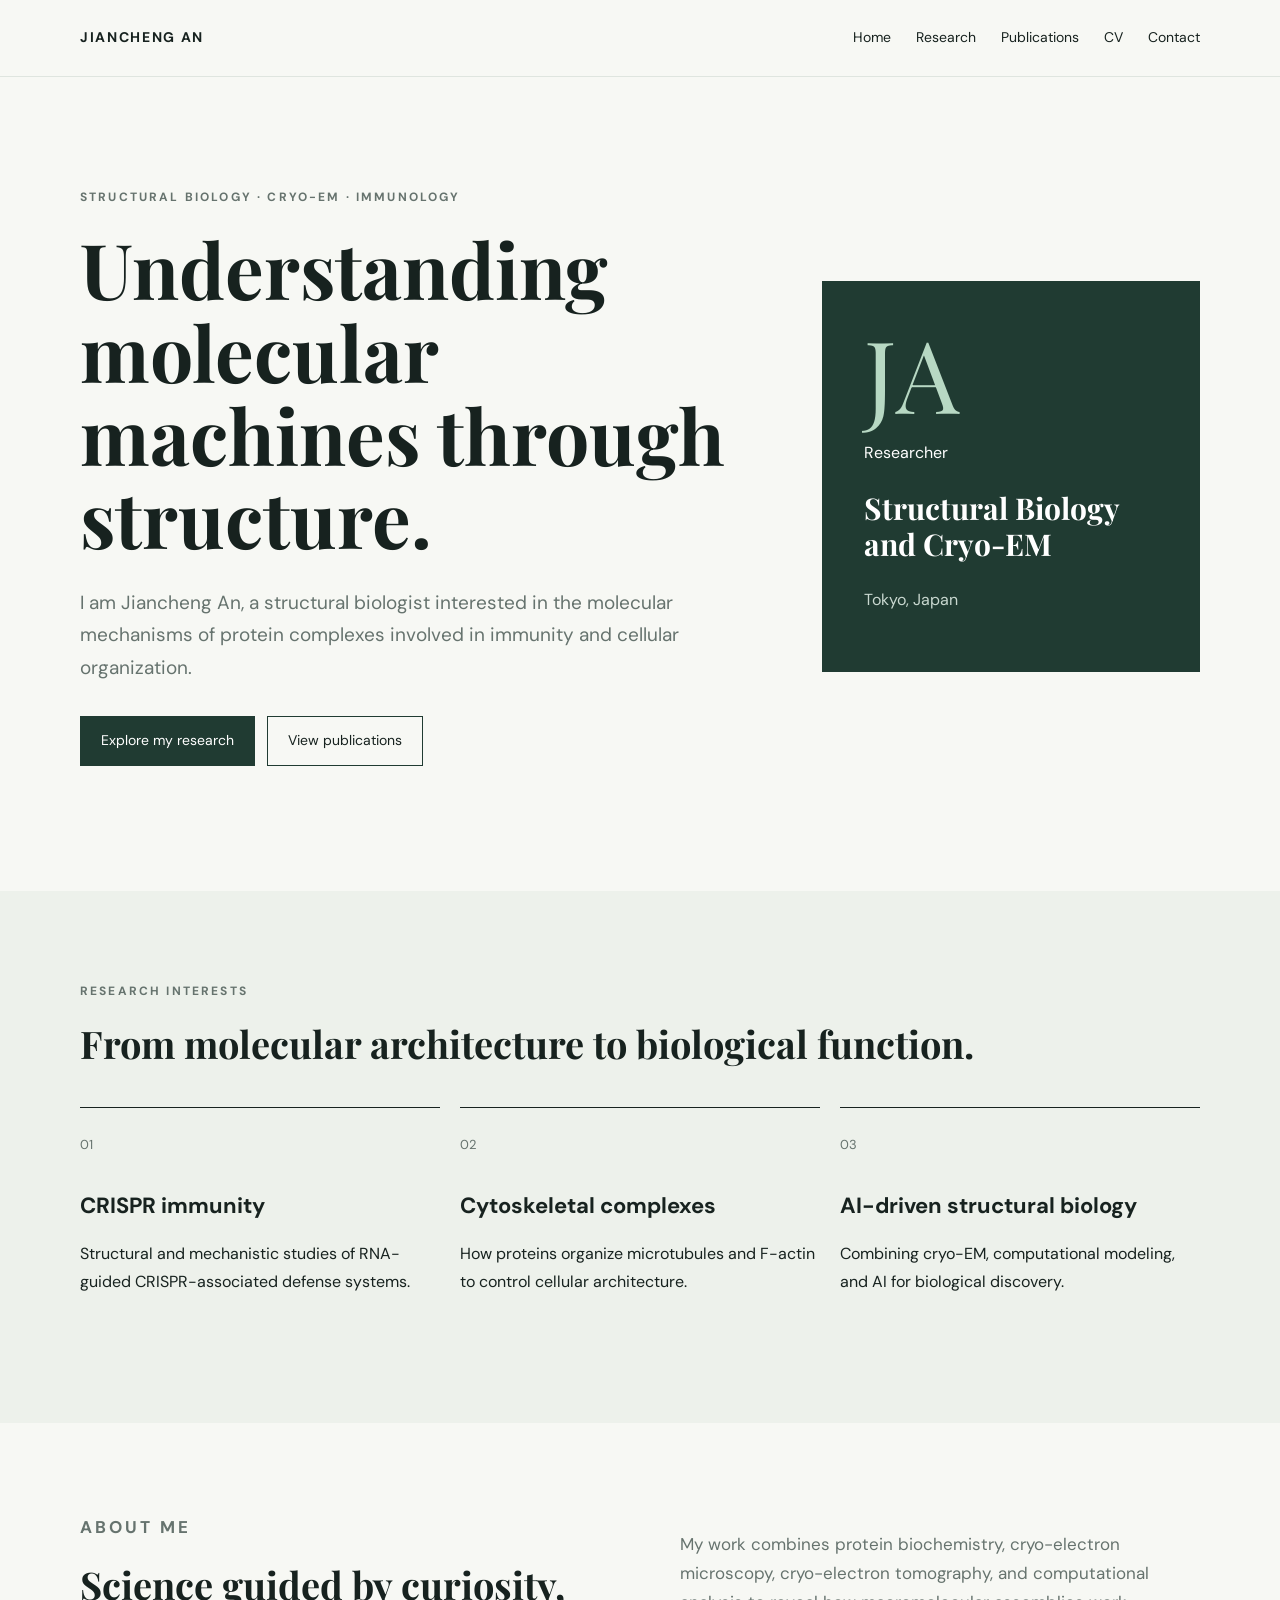
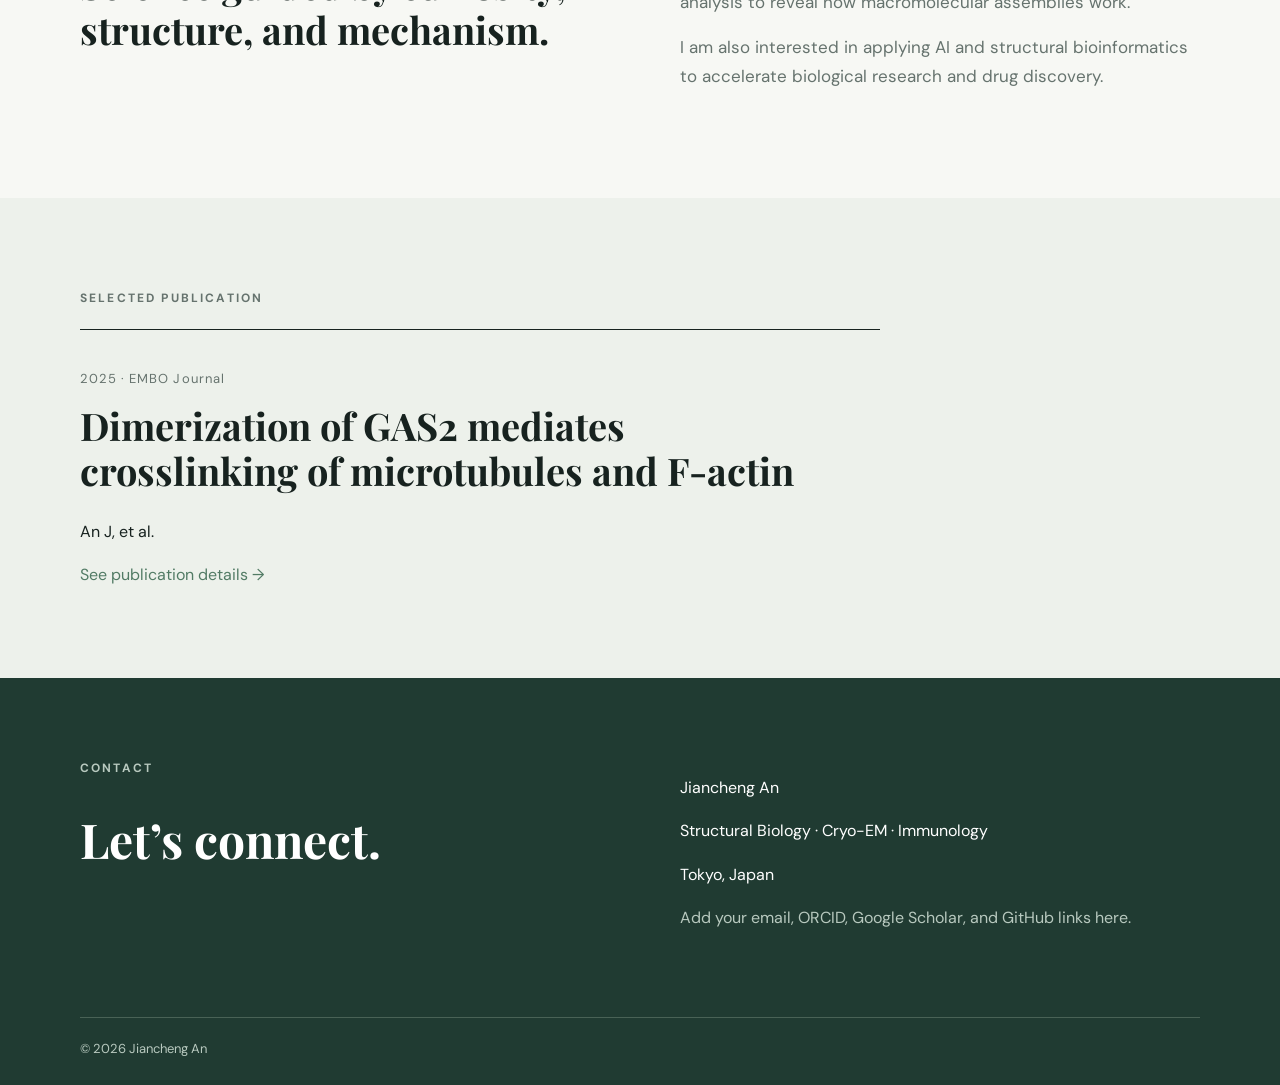
<file: index.html>
<!DOCTYPE html>
<html lang="en">
<head>
  <meta charset="UTF-8">
  <meta name="viewport" content="width=device-width, initial-scale=1.0">
  <title>Jiancheng An | Immunology Biologist</title>
  <link rel="stylesheet" href="css/style.css">
</head>
<body>
<header class="site-header">
  <nav class="nav container">
    <a class="brand" href="index.html">JIANCHENG AN</a>
    <div class="nav-links">
      <a href="index.html">Home</a>
      <a href="research.html">Research</a>
      <a href="publications.html">Publications</a>
      <a href="cv.html">CV</a>
      <a href="#contact">Contact</a>
    </div>
  </nav>
</header>

<main>
  <section class="hero container">
    <div class="hero-text">
      <p class="eyebrow">STRUCTURAL BIOLOGY · CRYO-EM · IMMUNOLOGY</p>
      <h1>Understanding molecular machines through structure.</h1>
      <p class="lead">
        I am Jiancheng An, a structural biologist interested in the molecular
        mechanisms of protein complexes involved in immunity and cellular organization.
      </p>
      <div class="buttons">
        <a class="button primary" href="research.html">Explore my research</a>
        <a class="button secondary" href="publications.html">View publications</a>
      </div>
    </div>
    <div class="hero-card">
      <div class="monogram">JA</div>
      <p>Researcher</p>
      <h2>Structural Biology<br>and Cryo-EM</h2>
      <p class="muted">Tokyo, Japan</p>
    </div>
  </section>

  <section class="section alt">
    <div class="container">
      <p class="eyebrow">RESEARCH INTERESTS</p>
      <h2>From molecular architecture to biological function.</h2>
      <div class="cards">
        <article class="card">
          <span class="number">01</span>
          <h3>CRISPR immunity</h3>
          <p>Structural and mechanistic studies of RNA-guided CRISPR-associated defense systems.</p>
        </article>
        <article class="card">
          <span class="number">02</span>
          <h3>Cytoskeletal complexes</h3>
          <p>How proteins organize microtubules and F-actin to control cellular architecture.</p>
        </article>
        <article class="card">
          <span class="number">03</span>
          <h3>AI-driven structural biology</h3>
          <p>Combining cryo-EM, computational modeling, and AI for biological discovery.</p>
        </article>
      </div>
    </div>
  </section>

  <section class="section container">
    <div class="split">
      <div>
        <p class="eyebrow">ABOUT ME</p>
        <h2>Science guided by curiosity, structure, and mechanism.</h2>
      </div>
      <div>
        <p>
          My work combines protein biochemistry, cryo-electron microscopy,
          cryo-electron tomography, and computational analysis to reveal how
          macromolecular assemblies work.
        </p>
        <p>
          I am also interested in applying AI and structural bioinformatics
          to accelerate biological research and drug discovery.
        </p>
      </div>
    </div>
  </section>

  <section class="section alt">
    <div class="container">
      <p class="eyebrow">SELECTED PUBLICATION</p>
      <article class="publication-feature">
        <p class="year">2025 · EMBO Journal</p>
        <h2>Dimerization of GAS2 mediates crosslinking of microtubules and F-actin</h2>
        <p>An J, et al.</p>
        <a href="publications.html">See publication details →</a>
      </article>
    </div>
  </section>
</main>

<footer id="contact" class="footer">
  <div class="container footer-grid">
    <div>
      <p class="eyebrow">CONTACT</p>
      <h2>Let’s connect.</h2>
    </div>
    <div>
      <p>Jiancheng An</p>
      <p>Structural Biology · Cryo-EM · Immunology</p>
      <p>Tokyo, Japan</p>
      <p class="placeholder">Add your email, ORCID, Google Scholar, and GitHub links here.</p>
    </div>
  </div>
  <div class="container copyright">© 2026 Jiancheng An</div>
</footer>
</body>
</html>
</file>
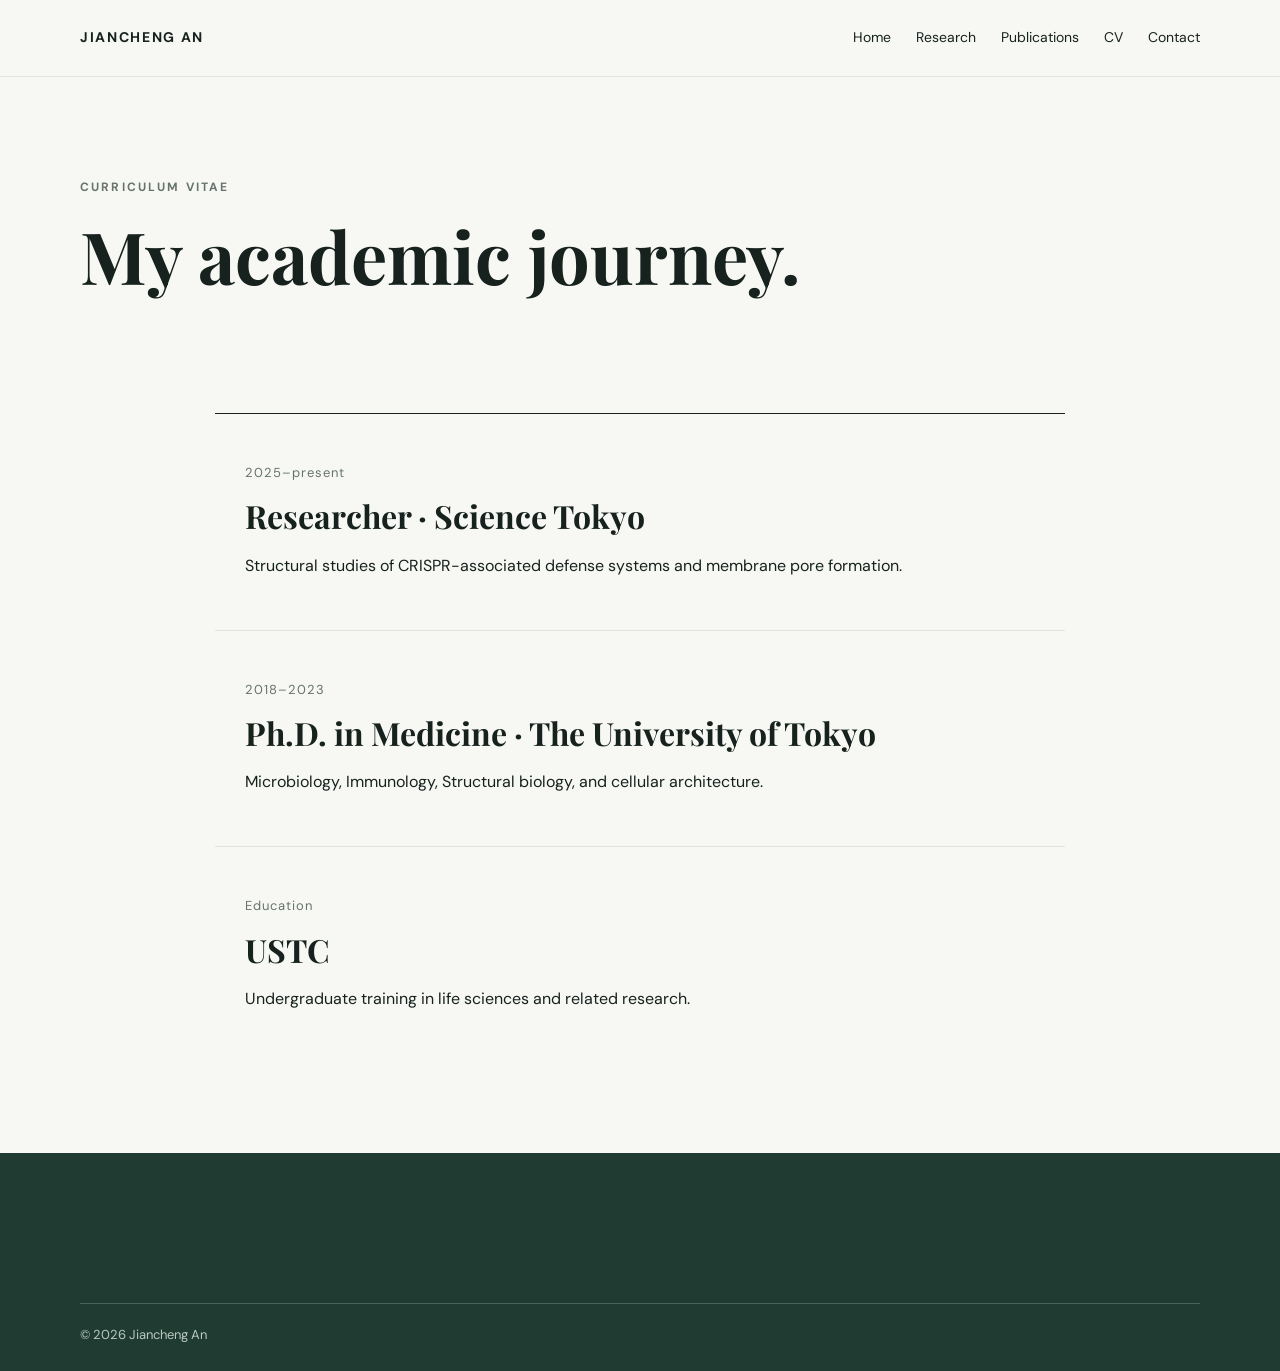
<file: cv.html>
<!DOCTYPE html>
<html lang="en">
<head>
  <meta charset="UTF-8"><meta name="viewport" content="width=device-width, initial-scale=1.0">
  <title>CV | Jiancheng An</title><link rel="stylesheet" href="css/style.css">
</head>
<body>
<header class="site-header"><nav class="nav container"><a class="brand" href="index.html">JIANCHENG AN</a><div class="nav-links"><a href="index.html">Home</a><a href="research.html">Research</a><a href="publications.html">Publications</a><a href="cv.html">CV</a><a href="index.html#contact">Contact</a></div></nav></header>
<main>
<section class="page-heading container"><p class="eyebrow">CURRICULUM VITAE</p><h1>My academic journey.</h1></section>
<section class="section container timeline">
  <div><p class="year">2025–present</p><h2>Researcher · Science Tokyo</h2><p>Structural studies of CRISPR-associated defense systems and membrane pore formation.</p></div>
  <div><p class="year">2018–2023</p><h2>Ph.D. in Medicine · The University of Tokyo</h2><p> Microbiology, Immunology, Structural biology, and cellular architecture.</p></div>
  <div><p class="year">Education</p><h2>USTC</h2><p>Undergraduate training in life sciences and related research.</p></div>
</section>
</main>
<footer class="footer"><div class="container copyright">© 2026 Jiancheng An</div></footer>
</body>
</html>
</file>
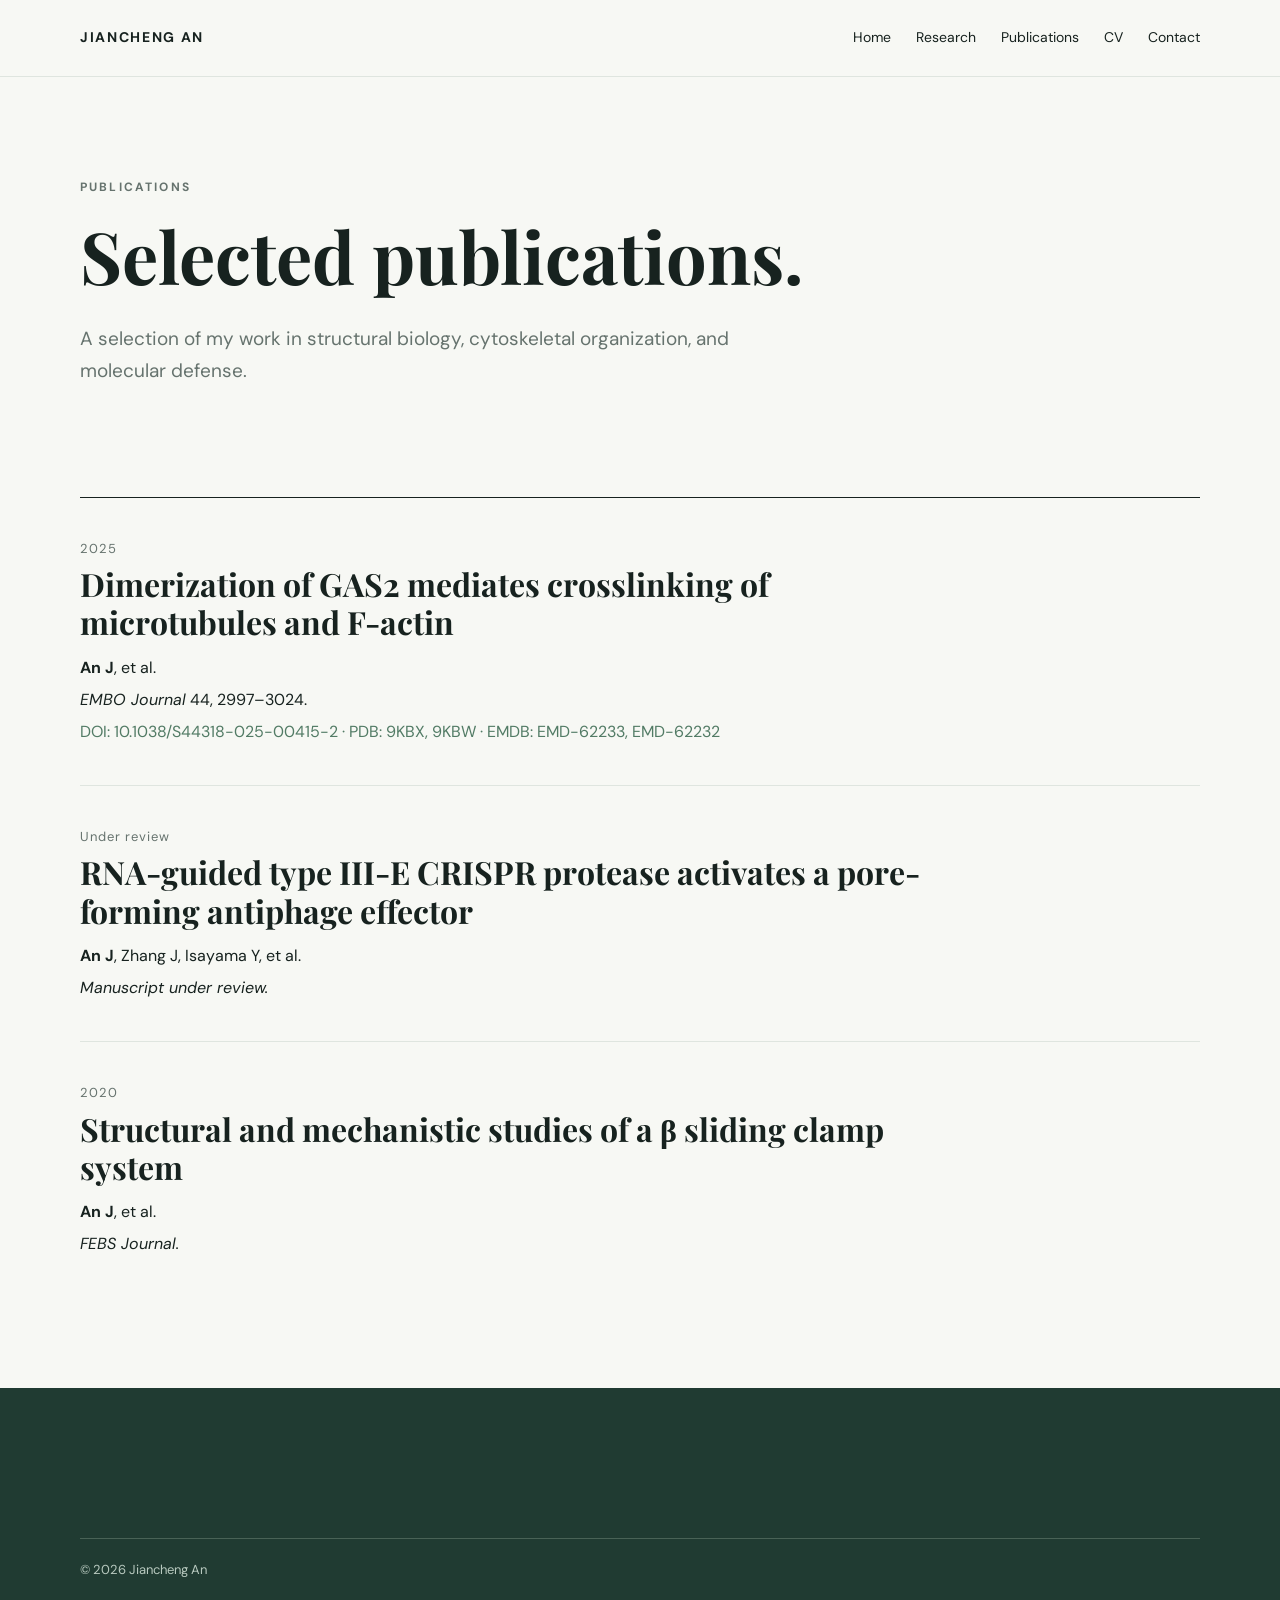
<file: publications.html>
<!DOCTYPE html>
<html lang="en">
<head>
  <meta charset="UTF-8"><meta name="viewport" content="width=device-width, initial-scale=1.0">
  <title>Publications | Jiancheng An</title><link rel="stylesheet" href="css/style.css">
</head>
<body>
<header class="site-header"><nav class="nav container"><a class="brand" href="index.html">JIANCHENG AN</a><div class="nav-links"><a href="index.html">Home</a><a href="research.html">Research</a><a href="publications.html">Publications</a><a href="cv.html">CV</a><a href="index.html#contact">Contact</a></div></nav></header>
<main>
<section class="page-heading container"><p class="eyebrow">PUBLICATIONS</p><h1>Selected publications.</h1><p class="lead">A selection of my work in structural biology, cytoskeletal organization, and molecular defense.</p></section>
<section class="section container publication-list">
  <article><p class="year">2025</p><h2>Dimerization of GAS2 mediates crosslinking of microtubules and F-actin</h2><p><strong>An J</strong>, et al.</p><p><em>EMBO Journal</em> 44, 2997–3024.</p><p class="links">DOI: 10.1038/S44318-025-00415-2 · PDB: 9KBX, 9KBW · EMDB: EMD-62233, EMD-62232</p></article>
  <article><p class="year">Under review</p><h2>RNA-guided type III-E CRISPR protease activates a pore-forming antiphage effector</h2><p><strong>An J</strong>, Zhang J, Isayama Y, et al.</p><p><em>Manuscript under review.</em></p></article>
  <article><p class="year">2020</p><h2>Structural and mechanistic studies of a β sliding clamp system</h2><p><strong>An J</strong>, et al.</p><p><em>FEBS Journal.</em></p></article>
</section>
</main>
<footer class="footer"><div class="container copyright">© 2026 Jiancheng An</div></footer>
</body>
</html>
</file>
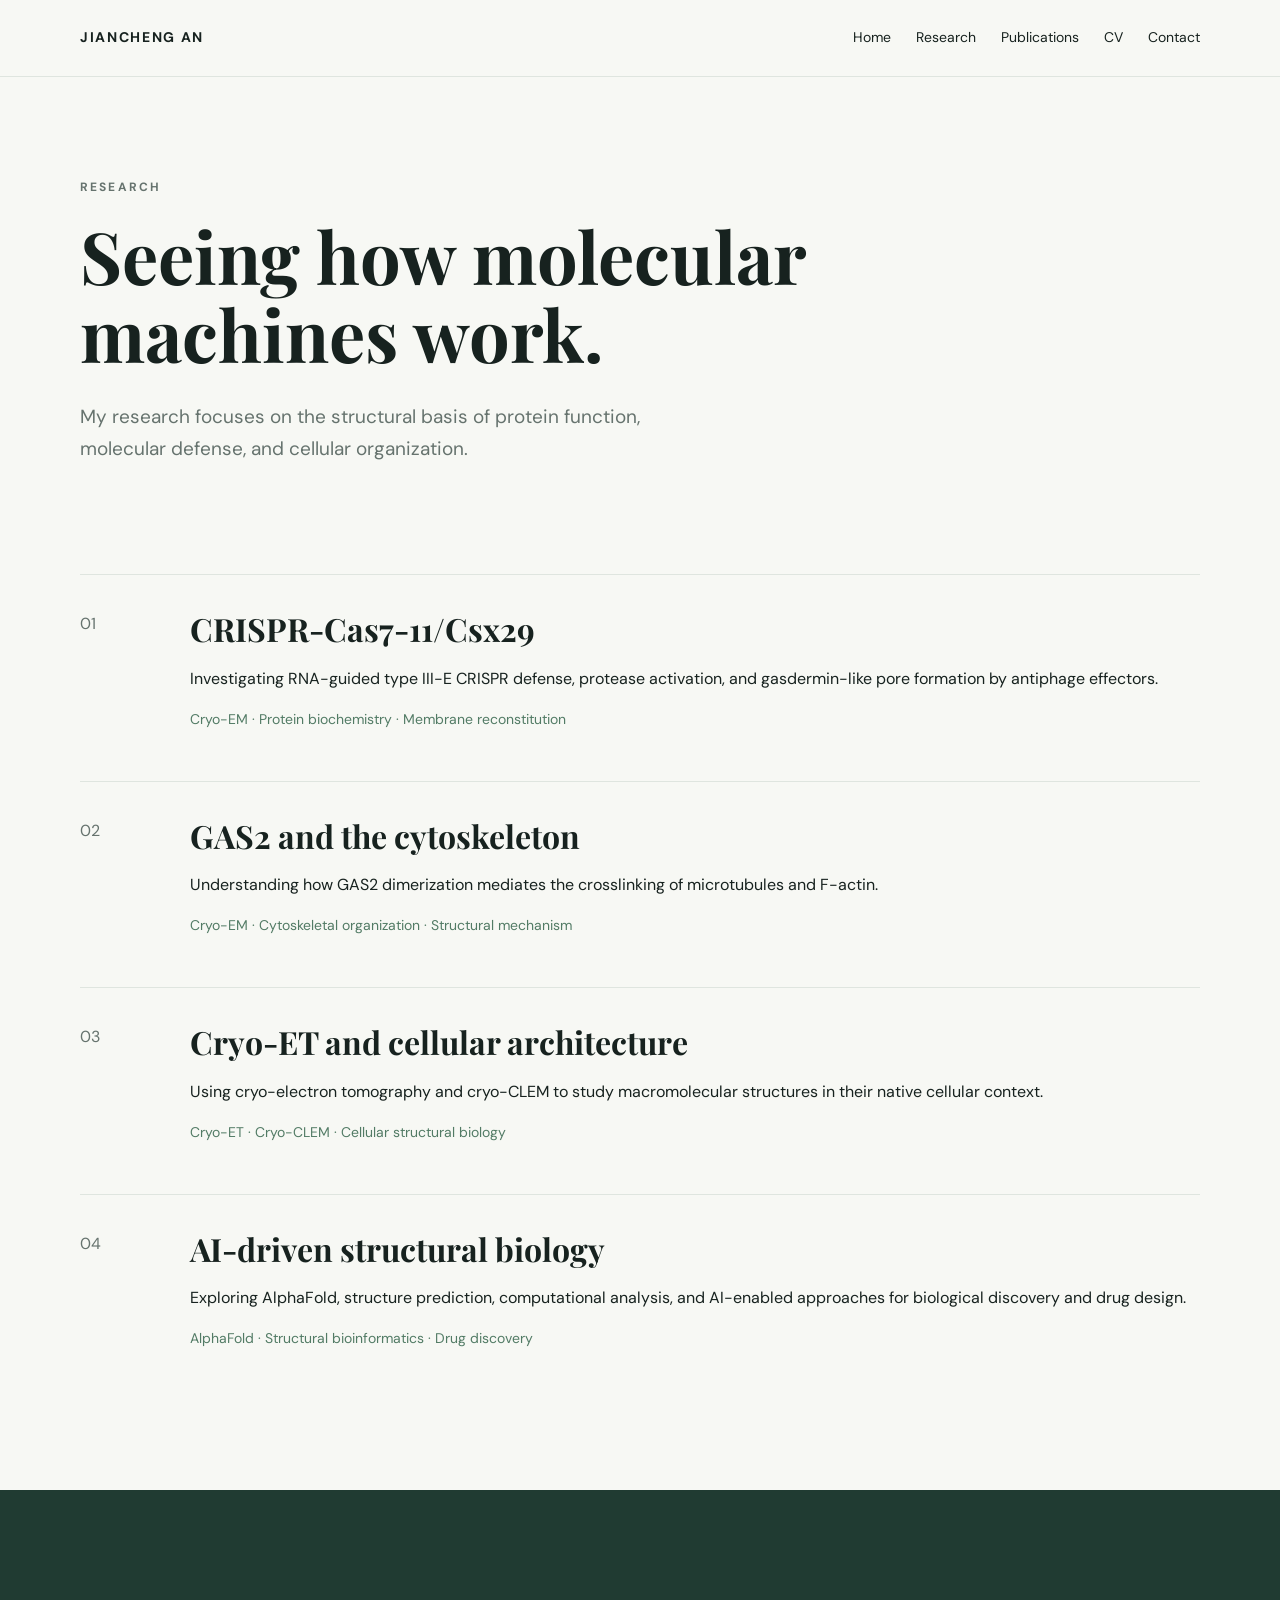
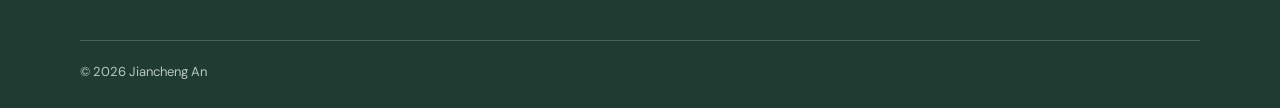
<file: research.html>
<!DOCTYPE html>
<html lang="en">
<head>
  <meta charset="UTF-8">
  <meta name="viewport" content="width=device-width, initial-scale=1.0">
  <title>Research | Jiancheng An</title>
  <link rel="stylesheet" href="css/style.css">
</head>
<body>
<header class="site-header"><nav class="nav container"><a class="brand" href="index.html">JIANCHENG AN</a><div class="nav-links"><a href="index.html">Home</a><a href="research.html">Research</a><a href="publications.html">Publications</a><a href="cv.html">CV</a><a href="index.html#contact">Contact</a></div></nav></header>
<main>
<section class="page-heading container"><p class="eyebrow">RESEARCH</p><h1>Seeing how molecular machines work.</h1><p class="lead">My research focuses on the structural basis of protein function, molecular defense, and cellular organization.</p></section>
<section class="section container research-list">
  <article class="research-item"><span>01</span><div><h2>CRISPR-Cas7-11/Csx29</h2><p>Investigating RNA-guided type III-E CRISPR defense, protease activation, and gasdermin-like pore formation by antiphage effectors.</p><p class="tags">Cryo-EM · Protein biochemistry · Membrane reconstitution</p></div></article>
  <article class="research-item"><span>02</span><div><h2>GAS2 and the cytoskeleton</h2><p>Understanding how GAS2 dimerization mediates the crosslinking of microtubules and F-actin.</p><p class="tags">Cryo-EM · Cytoskeletal organization · Structural mechanism</p></div></article>
  <article class="research-item"><span>03</span><div><h2>Cryo-ET and cellular architecture</h2><p>Using cryo-electron tomography and cryo-CLEM to study macromolecular structures in their native cellular context.</p><p class="tags">Cryo-ET · Cryo-CLEM · Cellular structural biology</p></div></article>
  <article class="research-item"><span>04</span><div><h2>AI-driven structural biology</h2><p>Exploring AlphaFold, structure prediction, computational analysis, and AI-enabled approaches for biological discovery and drug design.</p><p class="tags">AlphaFold · Structural bioinformatics · Drug discovery</p></div></article>
</section>
</main>
<footer class="footer"><div class="container copyright">© 2026 Jiancheng An</div></footer>
</body>
</html>
</file>
<file: css/style.css>
@import url('https://fonts.googleapis.com/css2?family=DM+Sans:wght@400;500;700&family=Playfair+Display:wght@600;700&display=swap');
:root{--ink:#17221f;--muted:#66736e;--paper:#f7f8f4;--line:#dfe5df;--accent:#b7d8c3;--dark:#203b32}
*{box-sizing:border-box}html{scroll-behavior:smooth}body{margin:0;background:var(--paper);color:var(--ink);font-family:'DM Sans',Arial,sans-serif;line-height:1.7}a{color:inherit;text-decoration:none}a:hover{opacity:.7}.container{width:min(1120px,calc(100% - 40px));margin:auto}.site-header{border-bottom:1px solid var(--line);background:rgba(247,248,244,.95);position:sticky;top:0;z-index:10}.nav{min-height:76px;display:flex;align-items:center;justify-content:space-between;gap:24px}.brand{font-weight:700;letter-spacing:.12em;font-size:14px}.nav-links{display:flex;gap:25px;font-size:14px}.hero{display:grid;grid-template-columns:1.4fr .8fr;gap:80px;align-items:center;padding:110px 0 125px}.eyebrow{font-size:12px;letter-spacing:.18em;font-weight:700;color:var(--muted);margin:0 0 20px}.hero h1,.page-heading h1{font-family:'Playfair Display',Georgia,serif;font-size:clamp(44px,6vw,78px);line-height:1.08;margin:0 0 28px;max-width:760px}.lead{font-size:19px;color:var(--muted);max-width:650px}.buttons{display:flex;gap:12px;margin-top:32px;flex-wrap:wrap}.button{padding:12px 20px;border:1px solid var(--dark);font-size:14px}.primary{background:var(--dark);color:white}.secondary{background:transparent}.hero-card{background:var(--dark);color:white;padding:42px;min-height:360px;display:flex;flex-direction:column;justify-content:flex-end}.monogram{font-family:'Playfair Display',serif;font-size:100px;line-height:1;color:var(--accent);margin-bottom:auto}.hero-card h2{font-family:'Playfair Display',serif;font-size:30px;line-height:1.2;margin:8px 0}.muted{color:var(--muted)}.hero-card .muted{color:#c9d8d0}.section{padding:90px 0}.alt{background:#edf1eb}.section h2{font-family:'Playfair Display',serif;font-size:38px;line-height:1.2;margin:0 0 24px}.cards{display:grid;grid-template-columns:repeat(3,1fr);gap:20px;margin-top:40px}.card{border-top:1px solid var(--ink);padding:22px 0}.card h3{font-size:22px;margin:30px 0 10px}.number{color:var(--muted);font-size:13px}.split{display:grid;grid-template-columns:1fr 1fr;gap:80px}.split p{color:var(--muted);font-size:17px}.publication-feature{border-top:1px solid var(--ink);padding-top:25px;max-width:800px}.publication-feature h2{max-width:750px}.year{color:var(--muted);font-size:13px;letter-spacing:.08em}.publication-feature a,.links{color:#527b65}.footer{background:var(--dark);color:white;padding:80px 0 25px}.footer-grid{display:grid;grid-template-columns:1fr 1fr;gap:80px}.footer .eyebrow{color:#b8c9bf}.footer h2{font-family:'Playfair Display',serif;font-size:48px;margin:0}.placeholder{color:#b8c9bf}.copyright{border-top:1px solid #496256;margin-top:70px;padding-top:20px;color:#b8c9bf;font-size:13px}.page-heading{padding:100px 0 70px}.page-heading h1{font-size:clamp(44px,6vw,72px)}.research-list,.publication-list,.timeline{padding-top:20px}.research-item{display:grid;grid-template-columns:80px 1fr;gap:30px;border-top:1px solid var(--line);padding:35px 0}.research-item>span{color:var(--muted)}.research-item h2,.publication-list h2,.timeline h2{font-family:'Playfair Display',serif;font-size:32px;margin:0 0 12px}.tags{color:#527b65;font-size:14px}.publication-list article,.timeline>div{border-top:1px solid var(--line);padding:35px 0}.publication-list article:first-child,.timeline>div:first-child{border-top:1px solid var(--ink)}.publication-list h2{max-width:850px}.publication-list p{margin:5px 0}.timeline{max-width:850px;margin-left:auto;margin-right:auto}.timeline>div{padding-left:30px}@media(max-width:750px){.nav{align-items:flex-start;padding:18px 0;flex-direction:column}.nav-links{gap:14px;flex-wrap:wrap}.hero,.split,.footer-grid{grid-template-columns:1fr;gap:35px}.hero{padding:70px 0}.cards{grid-template-columns:1fr}.section{padding:65px 0}.hero-card{min-height:300px}.research-item{grid-template-columns:40px 1fr}.research-item h2,.publication-list h2,.timeline h2{font-size:26px}}
</file>
